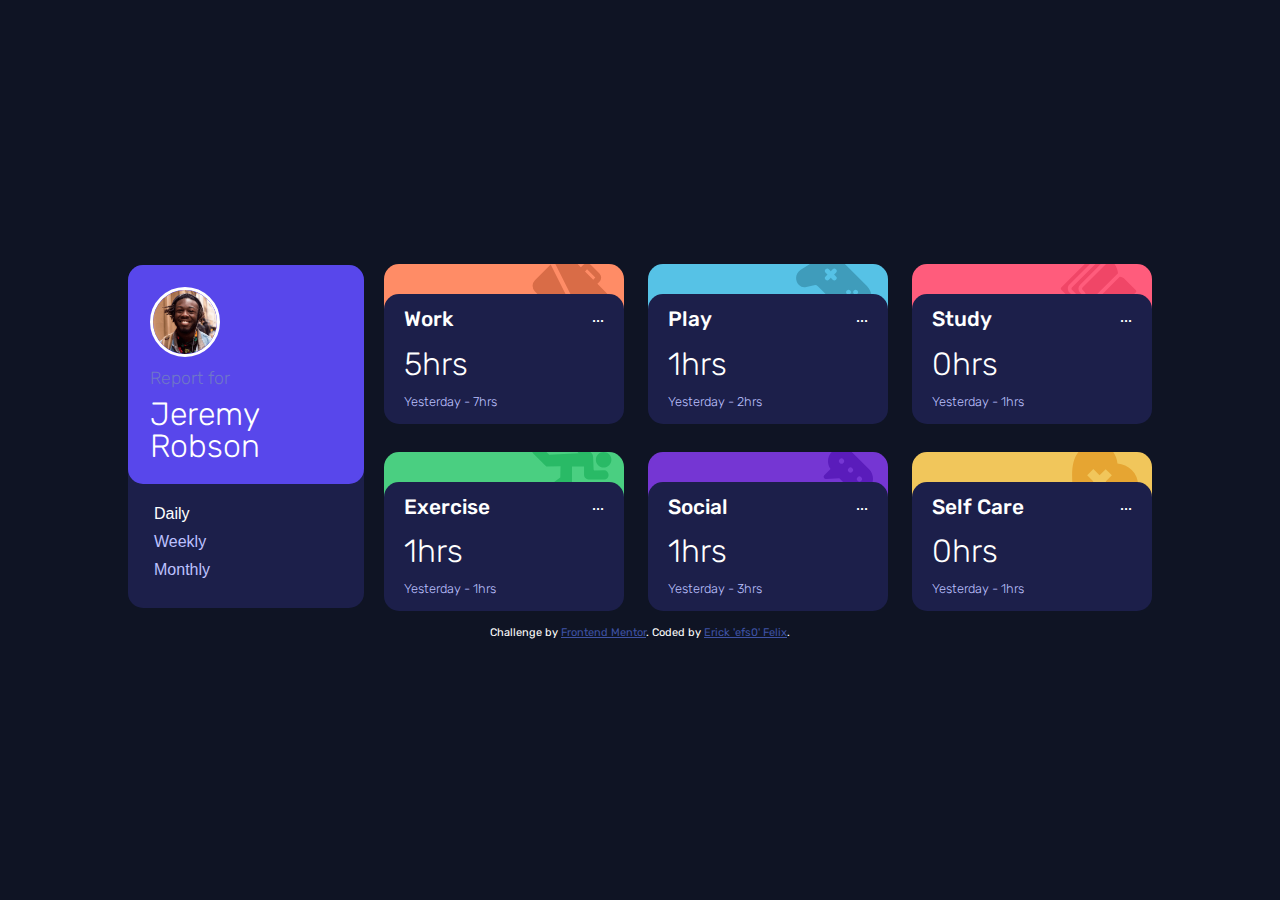
<file: index.html>
<!DOCTYPE html>
<html lang="en">

<head>
  <meta charset="UTF-8">
  <meta name="viewport" content="width=device-width, initial-scale=1.0">
  <!-- displays site properly based on user's device -->

  <link rel="icon" type="image/png" sizes="32x32" href="./images/favicon-32x32.png">

  <link rel="preconnect" href="https://fonts.googleapis.com">
  <link rel="preconnect" href="https://fonts.gstatic.com" crossorigin>
  <link href="https://fonts.googleapis.com/css2?family=Rubik:wght@300;400;500&display=swap" rel="stylesheet">

  <link rel="stylesheet" href="css/reset.css">
  <link rel="stylesheet" href="css/style.css">

  <title>Frontend Mentor | Time tracking dashboard</title>

  <!-- Feel free to remove these styles or customise in your own stylesheet 👍 -->
  <style>
    .attribution {
      font-size: 11px;
      text-align: center;
      margin-top: 1rem;

    }

    .attribution a {
      color: hsl(228, 45%, 44%);
    }
  </style>
</head>

<body>
  <main>
    <div class="wrapper">
      <section class="user">
        <div class="user__profile">
          <img src="images/image-jeremy.png" alt="user-img">
          <h1 class="user__name">
            <span class="user__name-report">Report for</span>
            Jeremy Robson</h1>
        </div>

        <div class="user__timeframe-division">
          <button class="btn daily-btn btn--active"> Daily</button>
          <button class="btn weekly-btn">Weekly</button>
          <button class="btn monthly-btn">Monthly</button>
        </div>
      </section>

      <section class="stats">
        <!-- js -->
      </section>

    </div>

  </main>

  <footer class="attribution">
    Challenge by <a href="https://www.frontendmentor.io?ref=challenge" target="_blank">Frontend Mentor</a>.
    Coded by <a href="https://github.com/efs0-cod3"> Erick 'efs0' Felix</a>.
  </footer>

  <script src="js/app.js"></script>
</body>

</html>
</file>
<file: css/style.css>
body {
    color: white;
    background: hsl(226, 43%, 10%);
}

main {
    display: grid;
    justify-content: center;
    align-items: center;
}

.wrapper {
    width: 80vw;
    margin-top: 100px;
    margin-bottom: 100px;
}

/* profile */
.user {
    background: hsl(235, 46%, 20%);
    margin-bottom: 20px;
    border-radius: 15px;
    display: flex;
    flex-direction: column;
}

.user__profile {
    display: flex;
    align-items: center;
    background-color: hsl(246, 80%, 60%);
    border-radius: 15px;
    padding: 30PX;
}

.user__name {
    font-size: 1.5rem;
    font-weight: 300;
}

.user__name-report {
    color: hsl(235, 45%, 61%);
    display: block;
    font-size: 1.1rem;
    margin-bottom: 10px;
}

img {
    width: 70px;
    border: solid white 3px;
    border-radius: 50px;
    margin-right: 20PX;
}

/* buttons */
.user__timeframe-division {
    display: flex;
    justify-content: space-between;
    padding: 20px 30px;
}

.btn {
    font-size: 1rem;
    background: none;
    border: none;
    color: hsl(236, 100%, 87%);
}

.btn:hover {
    color: white;
}

.btn--active {
    color: white;
}

/* stats section */

.cont {
    margin-bottom: 10px;
    padding: 0;
    border-radius: 15px;
    cursor: pointer;
    overflow: hidden;
    height: 80px;
    transform: translateY(75px);
}

.cont__info {
    position: relative;
    margin-top: 2rem;
    background: hsl(235, 46%, 20%);
    padding: 25px 28px;
    border-radius: 15px;
    cursor: pointer;
}

.cont__info:hover {
    background: hsl(235, 45%, 61%);
    /*Desaturated blue */
}

.stats__title {
    display: flex;
    justify-content: space-between;
    margin-bottom: 18px;
}

.stats__title-name {
    font-size: 1.3rem;
    font-weight: 500;
}

/* timeframes */

.daily {
    display: none;
    justify-content: space-between;
    align-items: center;
}

.daily--active {
    display: flex;
}

.weekly {
    justify-content: space-between;
    align-items: center;
    display: none;
}

.weekly--active {
    display: flex;

}

.monthly {
    justify-content: space-between;
    align-items: center;
    display: none;
}

.monthly--active {
    display: flex;
}

.recent {
    font-size: 2rem;
    font-weight: 300;
}

.previous {
    font-weight: 300;
    font-size: .8rem;
    color: hsl(236, 100%, 87%);
}


/* individual container */
.Work {
    background: hsl(15, 100%, 70%) url(../images/icon-work.svg) no-repeat 95% -10px;
}

.Play {
    background: hsl(195, 74%, 62%) url(../images/icon-play.svg) no-repeat 95% -5px;
}

.Study {
    background: hsl(348, 100%, 68%) url(../images/icon-study.svg) no-repeat 95% -5px;
}

.Exercise {
    background: hsl(145, 58%, 55%) url(../images/icon-exercise.svg) no-repeat 95% -2px;
}

.Social {
    background: hsl(264, 64%, 52%) url(../images/icon-social.svg) no-repeat 95% -18px;
}

.Self {
    background: hsl(43, 84%, 65%) url(../images/icon-self-care.svg) no-repeat 95% -16px;
}

.Care-title {
    background: none;
}

@media screen and (min-width: 950px) {
    body {
        display: flex;
        justify-content: center;
        align-items: center;
        flex-direction: column;
        height: 100vh;
    }

    .wrapper {
        width: 80vw;
        display: grid;
        justify-content: center;
        align-items: center;
        grid-column-gap: 20px;
        grid-template-areas:
            "user stats"
        ;
        margin: 0;
    }


    .user {
        margin: 0;
        grid-area: user;
    }

    .user__profile {
        display: block;
        padding: 22px;
    }

    .user__profile img {
        margin-bottom: 10px;
    }

    .user__name {
        font-size: 2rem;

    }

    .user__timeframe-division {
        display: flex;
        flex-direction: column;
        align-items: flex-start;
        padding: 20px;
    }

    .btn {
        margin-bottom: .5rem;
    }


    .stats {
        display: grid;
        grid-column-gap: 24px;
        grid-row-gap: 26px;
        grid-template-areas:
            "work play study"
            "exercise social selfcare"
        ;
    }

    .stats__title-name {
        margin-bottom: .5rem;
    }

    .cont {
        width: 15rem;
        margin: 0;
        height: 80px;
        position: absolute;
        transform: translateY(2px);

    }

    .cont__info {
        padding: 15px 20px;
        width: 15rem;
        z-index: 1;
    }

    .stats__title {
        margin: 0;
    }

    .Work {
        grid-area: work;
        background-position: 148px -10px;
    }

    .Play {
        grid-area: play;
        background-position: 148px -10px;
    }

    .Study {
        grid-area: study;
        background-position: 148px -10px;
    }

    .Exercise {
        grid-area: exercise;
        background-position: 147px -10px;
    }

    .Social {
        grid-area: social;
        background-position: 156px -10px;
    }

    .Self {
        grid-area: selfcare;
        background-position: 160px -10px;
        z-index: 0;
    }

    .daily--active {
        display: block;
    }

    .weekly--active {
        display: block;
    }

    .monthly--active {
        display: block;
    }

    .recent {
        font-size: 2rem;
        padding-top: 10px;
        padding-bottom: 1rem;
    }
}
</file>
